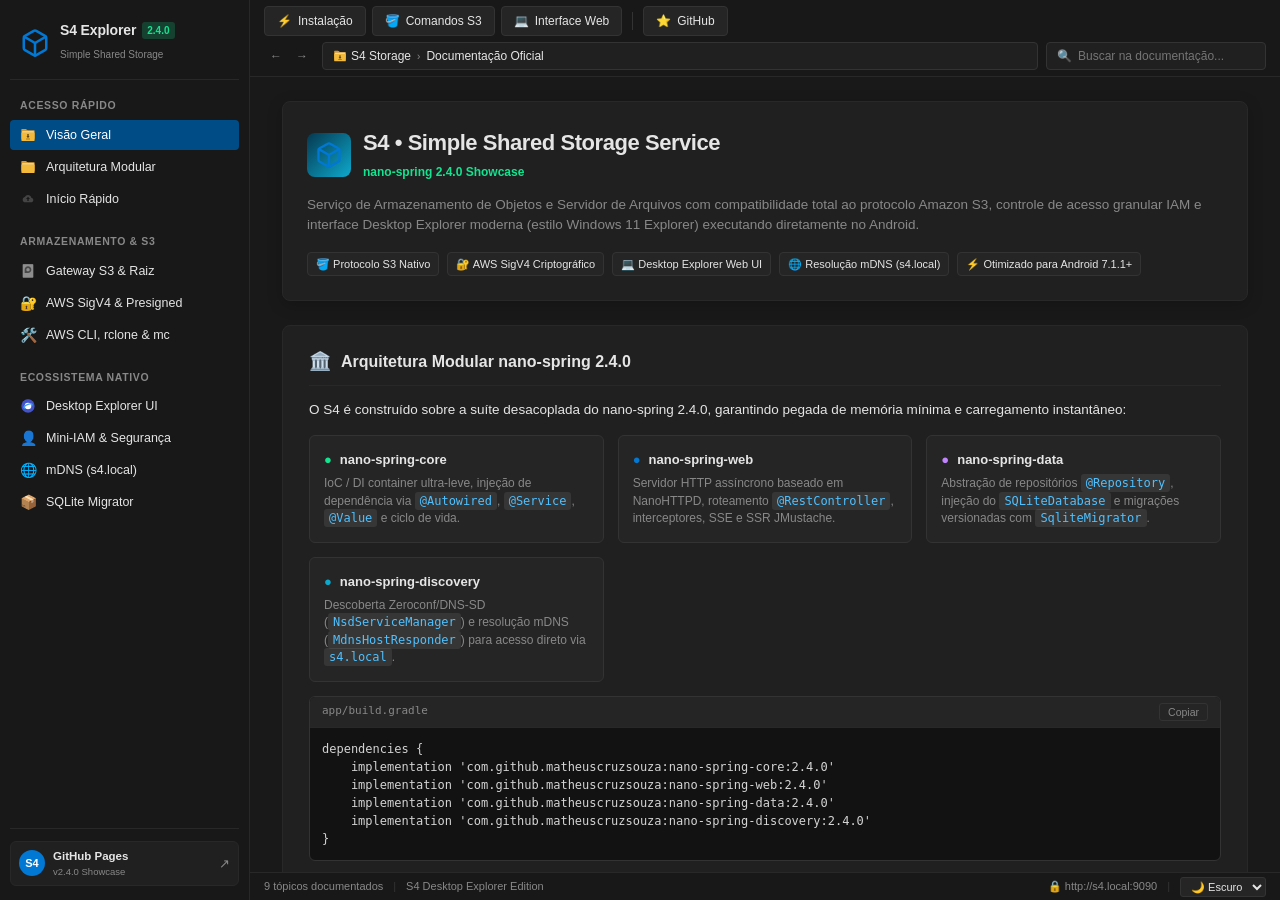
<file: docs/index.html>
<!DOCTYPE html>
<html lang="pt-BR" data-theme="dark">
<head>
    <meta charset="utf-8">
    <meta name="viewport" content="width=device-width, initial-scale=1.0">
    <title>S4 • Simple Shared Storage Service | Documentação Oficial</title>
    <link rel="icon" type="image/svg+xml" href="favicon.svg">
    <link rel="alternate icon" href="favicon.ico">

    <style>
        /* ============================================================
           S4 DESKTOP EXPLORER - THEME & LAYOUT ENGINE (WINDOWS 11 STYLE)
           ============================================================ */
        :root {
            --win-bg: #191919;
            --win-sidebar: #181818;
            --win-surface: #202020;
            --win-surface-alt: #252526;
            --win-border: #282828;
            --win-border-light: #333333;
            --win-hover: #262626;
            --win-active: #004C87;
            --win-blue: #0078D4;
            --win-blue-hover: #1084D9;
            --win-text: #E5E5E5;
            --win-text-muted: #888888;
            --win-code-bg: #121212;
            --win-accent-s3: #F77A58;
            --win-accent-spring: #13E490;
        }

        [data-theme="light"] {
            --win-bg: #F3F3F3;
            --win-sidebar: #EEEEEE;
            --win-surface: #FFFFFF;
            --win-surface-alt: #FAFAFA;
            --win-border: #E0E0E0;
            --win-border-light: #D5D5D5;
            --win-hover: #E5E5E5;
            --win-active: #CDE6F7;
            --win-blue: #0067B8;
            --win-blue-hover: #005A9E;
            --win-text: #1F1F1F;
            --win-text-muted: #666666;
            --win-code-bg: #EAEAEA;
        }

        * {
            box-sizing: border-box;
            margin: 0;
            padding: 0;
        }

        body {
            background-color: var(--win-bg);
            color: var(--win-text);
            font-family: -apple-system, BlinkMacSystemFont, "Segoe UI", Roboto, "Helvetica Neue", Arial, sans-serif;
            line-height: 1.5;
            -webkit-font-smoothing: antialiased;
            overflow: hidden;
            width: 100vw;
            height: 100vh;
        }

        /* Desktop Layout Container */
        .s4-desktop-window {
            display: flex;
            flex-direction: row;
            width: 100vw;
            height: 100vh;
            background: var(--win-bg);
            color: var(--win-text);
            overflow: hidden;
        }

        /* Sidebar Desktop Navigation */
        .s4-sidebar {
            width: 250px;
            min-width: 230px;
            background: var(--win-sidebar);
            border-right: 1px solid var(--win-border);
            display: flex;
            flex-direction: column;
            padding: 14px 10px;
            user-select: none;
            overflow-y: auto;
            flex-shrink: 0;
        }

        .s4-brand-header {
            display: flex;
            align-items: center;
            gap: 10px;
            padding: 6px 10px 14px;
            border-bottom: 1px solid var(--win-border);
            margin-bottom: 12px;
        }

        .s4-brand-icon {
            width: 30px;
            height: 30px;
            flex-shrink: 0;
        }

        .s4-brand-title {
            font-size: 14px;
            font-weight: 700;
            color: var(--win-text);
            letter-spacing: -0.01em;
        }

        .s4-brand-badge {
            font-size: 10px;
            padding: 1px 5px;
            border-radius: 3px;
            background: rgba(19, 228, 144, 0.2);
            color: var(--win-accent-spring);
            font-weight: 600;
            margin-left: 6px;
        }

        .s4-sidebar-section {
            display: flex;
            flex-direction: column;
            gap: 2px;
            margin-bottom: 14px;
        }

        .s4-section-title {
            font-size: 10.5px;
            font-weight: 700;
            color: var(--win-text-muted);
            letter-spacing: 0.06em;
            padding: 6px 10px 4px;
            text-transform: uppercase;
        }

        .s4-nav-list {
            display: flex;
            flex-direction: column;
            gap: 2px;
        }

        .s4-nav-item {
            display: flex;
            align-items: center;
            gap: 10px;
            padding: 7px 10px;
            border-radius: 4px;
            color: var(--win-text);
            text-decoration: none;
            font-size: 12.5px;
            font-weight: 400;
            transition: background 0.12s ease;
            cursor: pointer;
            border: none;
            background: transparent;
            text-align: left;
            width: 100%;
        }

        .s4-nav-item:hover {
            background: var(--win-hover);
            color: #FFFFFF;
        }

        [data-theme="light"] .s4-nav-item:hover {
            color: #000000;
        }

        .s4-nav-item.active {
            background: var(--win-active);
            color: #FFFFFF;
            font-weight: 500;
        }

        [data-theme="light"] .s4-nav-item.active {
            color: #004C87;
        }

        .s4-nav-icon {
            display: flex;
            align-items: center;
            justify-content: center;
            width: 16px;
            height: 16px;
            flex-shrink: 0;
            font-size: 14px;
        }

        .s4-nav-icon img {
            width: 100%;
            height: 100%;
            object-fit: contain;
            display: block;
        }

        .s4-sidebar-footer {
            margin-top: auto;
            padding-top: 12px;
            border-top: 1px solid var(--win-border);
        }

        .s4-user-pill {
            display: flex;
            align-items: center;
            gap: 8px;
            padding: 6px 8px;
            background: var(--win-surface);
            border-radius: 6px;
            border: 1px solid var(--win-border);
        }

        .s4-user-avatar {
            width: 26px;
            height: 26px;
            border-radius: 50%;
            background: var(--win-blue);
            color: #FFFFFF;
            font-size: 11px;
            font-weight: bold;
            display: flex;
            align-items: center;
            justify-content: center;
        }

        .s4-user-info {
            flex: 1;
            overflow: hidden;
            display: flex;
            flex-direction: column;
        }

        .s4-user-name {
            font-size: 11.5px;
            font-weight: 600;
            white-space: nowrap;
            overflow: hidden;
            text-overflow: ellipsis;
        }

        .s4-user-role {
            font-size: 9.5px;
            color: var(--win-text-muted);
        }

        /* Main Explorer Workspace */
        .s4-main-workspace {
            flex: 1;
            display: flex;
            flex-direction: column;
            height: 100vh;
            overflow: hidden;
            background: var(--win-bg);
            position: relative;
        }

        /* Windows OS Command Bar & Address Bar */
        .win-os-toolbar {
            display: flex;
            flex-direction: column;
            background: var(--win-sidebar);
            border-bottom: 1px solid var(--win-border);
            padding: 6px 14px;
            gap: 6px;
        }

        .win-command-bar {
            display: flex;
            align-items: center;
            gap: 6px;
            flex-wrap: wrap;
        }

        .win-command-btn {
            display: inline-flex;
            align-items: center;
            gap: 6px;
            background: var(--win-surface-alt);
            border: 1px solid var(--win-border-light);
            border-radius: 4px;
            padding: 5px 12px;
            font-size: 12px;
            font-weight: 500;
            color: var(--win-text);
            cursor: pointer;
            transition: all 0.12s ease;
            text-decoration: none;
        }

        .win-command-btn:hover {
            background: var(--win-hover);
            border-color: #555;
            color: #fff;
        }

        [data-theme="light"] .win-command-btn:hover {
            color: #000;
        }

        .win-command-sep {
            width: 1px;
            height: 18px;
            background: var(--win-border-light);
            margin: 0 4px;
        }

        /* Address Bar & Search */
        .win-address-bar-row {
            display: flex;
            align-items: center;
            gap: 8px;
        }

        .win-nav-arrows {
            display: flex;
            gap: 2px;
        }

        .win-nav-btn {
            background: transparent;
            border: none;
            color: var(--win-text-muted);
            padding: 4px 6px;
            border-radius: 4px;
            cursor: pointer;
            font-size: 12px;
        }

        .win-nav-btn:hover {
            background: var(--win-hover);
            color: var(--win-text);
        }

        .win-breadcrumb-bar {
            flex: 1;
            display: flex;
            align-items: center;
            gap: 6px;
            background: var(--win-surface);
            border: 1px solid var(--win-border-light);
            border-radius: 4px;
            padding: 4px 10px;
            font-size: 12px;
            color: var(--win-text);
        }

        .win-crumb-part {
            display: flex;
            align-items: center;
            gap: 4px;
            color: var(--win-text);
            font-weight: 500;
        }

        .win-crumb-sep {
            color: var(--win-text-muted);
            font-size: 10px;
        }

        .win-search-box {
            width: 220px;
            display: flex;
            align-items: center;
            background: var(--win-surface);
            border: 1px solid var(--win-border-light);
            border-radius: 4px;
            padding: 4px 10px;
            gap: 6px;
        }

        .win-search-input {
            width: 100%;
            background: transparent;
            border: none;
            color: var(--win-text);
            font-size: 12px;
            outline: none;
        }

        /* Explorer Canvas & Reading Area */
        .s4-explorer-canvas {
            flex: 1;
            overflow-y: auto;
            padding: 24px 32px 60px;
            background: var(--win-bg);
            scroll-behavior: smooth;
        }

        .doc-container {
            max-width: 980px;
            margin: 0 auto;
        }

        /* Hero Banner in Explorer */
        .explorer-banner {
            background: var(--win-surface);
            border: 1px solid var(--win-border);
            border-radius: 8px;
            padding: 24px;
            margin-bottom: 24px;
            box-shadow: 0 4px 16px rgba(0,0,0,0.2);
            position: relative;
        }

        .banner-header {
            display: flex;
            align-items: center;
            gap: 12px;
            margin-bottom: 12px;
        }

        .banner-icon {
            width: 44px;
            height: 44px;
            border-radius: 8px;
            background: linear-gradient(135deg, #053850, #0da9cd);
            display: flex;
            align-items: center;
            justify-content: center;
            flex-shrink: 0;
        }

        .banner-title {
            font-size: 22px;
            font-weight: 700;
            color: var(--win-text);
            letter-spacing: -0.02em;
        }

        .banner-desc {
            font-size: 13.5px;
            color: var(--win-text-muted);
            line-height: 1.5;
            margin-bottom: 16px;
        }

        .banner-tags {
            display: flex;
            flex-wrap: wrap;
            gap: 8px;
        }

        .win-tag {
            font-size: 11px;
            padding: 3px 8px;
            border-radius: 4px;
            background: var(--win-surface-alt);
            border: 1px solid var(--win-border-light);
            color: var(--win-text);
        }

        /* Content Sections */
        .doc-section {
            background: var(--win-surface);
            border: 1px solid var(--win-border);
            border-radius: 8px;
            padding: 22px 26px;
            margin-bottom: 20px;
        }

        .section-header {
            display: flex;
            align-items: center;
            gap: 10px;
            margin-bottom: 14px;
            border-bottom: 1px solid var(--win-border);
            padding-bottom: 10px;
        }

        .section-icon {
            font-size: 18px;
        }

        .section-title {
            font-size: 16px;
            font-weight: 700;
            color: var(--win-text);
        }

        p {
            font-size: 13.5px;
            color: var(--win-text);
            margin-bottom: 12px;
            line-height: 1.55;
        }

        h3.sub-title {
            font-size: 14px;
            font-weight: 600;
            color: var(--win-text);
            margin: 18px 0 10px;
        }

        /* Cards inside Explorer */
        .grid-2 {
            display: grid;
            grid-template-columns: repeat(auto-fit, minmax(280px, 1fr));
            gap: 14px;
            margin: 14px 0;
        }

        .grid-3 {
            display: grid;
            grid-template-columns: repeat(auto-fit, minmax(220px, 1fr));
            gap: 14px;
            margin: 14px 0;
        }

        .win-card {
            background: var(--win-surface-alt);
            border: 1px solid var(--win-border-light);
            border-radius: 6px;
            padding: 14px;
            transition: all 0.12s ease;
        }

        .win-card:hover {
            border-color: var(--win-blue);
            background: var(--win-hover);
        }

        .win-card-title {
            font-size: 13px;
            font-weight: 600;
            margin-bottom: 6px;
            color: var(--win-text);
            display: flex;
            align-items: center;
            gap: 8px;
        }

        .win-card-desc {
            font-size: 12px;
            color: var(--win-text-muted);
            line-height: 1.45;
        }

        /* Code Blocks (Windows Terminal Dark Style) */
        .code-box {
            background: var(--win-code-bg);
            border: 1px solid var(--win-border-light);
            border-radius: 6px;
            margin: 12px 0 16px;
            overflow: hidden;
            font-family: 'JetBrains Mono', Consolas, Monaco, monospace;
        }

        .code-box-header {
            background: var(--win-surface-alt);
            border-bottom: 1px solid var(--win-border);
            padding: 6px 12px;
            display: flex;
            justify-content: space-between;
            align-items: center;
            font-size: 11px;
            color: var(--win-text-muted);
        }

        .copy-btn {
            background: transparent;
            border: 1px solid var(--win-border-light);
            color: var(--win-text-muted);
            padding: 2px 8px;
            border-radius: 3px;
            font-size: 10.5px;
            cursor: pointer;
            transition: all 0.12s ease;
        }

        .copy-btn:hover {
            background: var(--win-blue);
            color: #fff;
            border-color: var(--win-blue);
        }

        pre code {
            display: block;
            padding: 12px;
            font-size: 12px;
            color: #D4D4D4;
            overflow-x: auto;
            line-height: 1.5;
        }

        code:not(pre code) {
            font-family: Consolas, Monaco, monospace;
            font-size: 12px;
            background: rgba(255, 255, 255, 0.08);
            padding: 2px 5px;
            border-radius: 3px;
            color: #4FC1FF;
        }

        /* Tables (Windows Explorer Detail View Style) */
        .table-wrapper {
            width: 100%;
            overflow-x: auto;
            border: 1px solid var(--win-border-light);
            border-radius: 6px;
            margin: 14px 0 18px;
            background: var(--win-surface-alt);
        }

        table {
            width: 100%;
            border-collapse: collapse;
            font-size: 12.5px;
            text-align: left;
        }

        th {
            background: var(--win-surface);
            padding: 8px 12px;
            font-weight: 600;
            color: var(--win-text-muted);
            border-bottom: 1px solid var(--win-border-light);
            font-size: 11px;
            text-transform: uppercase;
        }

        td {
            padding: 8px 12px;
            border-bottom: 1px solid var(--win-border);
            color: var(--win-text);
        }

        tr:last-child td {
            border-bottom: none;
        }

        tr:hover td {
            background: var(--win-hover);
        }

        /* Alerts & Callouts */
        .win-alert {
            display: flex;
            gap: 10px;
            padding: 12px 14px;
            background: var(--win-surface-alt);
            border-left: 3px solid var(--win-blue);
            border-radius: 0 6px 6px 0;
            margin: 14px 0;
            font-size: 12.5px;
        }

        .win-alert-s3 {
            border-left-color: var(--win-accent-s3);
        }

        .win-alert-spring {
            border-left-color: var(--win-accent-spring);
        }

        /* Bottom Taskbar / Status Bar */
        .s4-statusbar {
            height: 28px;
            min-height: 28px;
            background: var(--win-sidebar);
            border-top: 1px solid var(--win-border);
            display: flex;
            align-items: center;
            justify-content: space-between;
            padding: 0 14px;
            font-size: 11px;
            color: var(--win-text-muted);
            user-select: none;
        }

        .s4-status-left, .s4-status-right {
            display: flex;
            align-items: center;
            gap: 10px;
        }

        .s4-status-sep {
            color: var(--win-border-light);
        }

        .s4-theme-select {
            background: var(--win-surface-alt);
            border: 1px solid var(--win-border-light);
            color: var(--win-text);
            font-size: 11px;
            padding: 2px 6px;
            border-radius: 3px;
            cursor: pointer;
            outline: none;
        }

        /* Mobile Adjustments */
        @media (max-width: 768px) {
            .s4-sidebar {
                display: none;
                position: fixed;
                left: 0;
                top: 0;
                bottom: 0;
                z-index: 1000;
                width: 260px;
                box-shadow: 2px 0 16px rgba(0,0,0,0.5);
            }
            .s4-sidebar.open {
                display: flex;
            }
            .s4-explorer-canvas {
                padding: 14px;
            }
            .win-search-box {
                display: none;
            }
            .mobile-menu-toggle {
                display: inline-block !important;
            }
        }

        .mobile-menu-toggle {
            display: none;
        }
    </style>
</head>
<body>

    <div class="s4-desktop-window">
        <!-- 1. LEFT EXPLORER SIDEBAR -->
        <aside class="s4-sidebar" id="sidebar">
            <div class="s4-brand-header">
                <div class="s4-brand-icon">
                    <img src="favicon.svg" alt="S4 Logo" style="width: 100%; height: 100%;" />
                </div>
                <div>
                    <div style="display: flex; align-items: center;">
                        <span class="s4-brand-title">S4 Explorer</span>
                        <span class="s4-brand-badge">2.4.0</span>
                    </div>
                    <span style="font-size: 10px; color: var(--win-text-muted);">Simple Shared Storage</span>
                </div>
            </div>

            <!-- SEÇÃO: ACESSO RÁPIDO -->
            <div class="s4-sidebar-section">
                <span class="s4-section-title">ACESSO RÁPIDO</span>
                <nav class="s4-nav-list">
                    <button class="s4-nav-item active" onclick="scrollToSection('sec-overview')">
                        <span class="s4-nav-icon"><img src="icons/papirus/folder-root.svg" alt="Root"></span>
                        <span>Visão Geral</span>
                    </button>
                    <button class="s4-nav-item" onclick="scrollToSection('sec-architecture')">
                        <span class="s4-nav-icon"><img src="icons/papirus/folder.svg" alt="Folder"></span>
                        <span>Arquitetura Modular</span>
                    </button>
                    <button class="s4-nav-item" onclick="scrollToSection('sec-quickstart')">
                        <span class="s4-nav-icon"><img src="icons/papirus/upload.svg" alt="Quickstart"></span>
                        <span>Início Rápido</span>
                    </button>
                </nav>
            </div>

            <!-- SEÇÃO: PROTOCOLO & STORAGE -->
            <div class="s4-sidebar-section">
                <span class="s4-section-title">ARMAZENAMENTO & S3</span>
                <nav class="s4-nav-list">
                    <button class="s4-nav-item" onclick="scrollToSection('sec-s3-gateway')">
                        <span class="s4-nav-icon"><img src="icons/papirus/s3.svg" alt="S3"></span>
                        <span>Gateway S3 & Raiz</span>
                    </button>
                    <button class="s4-nav-item" onclick="scrollToSection('sec-sigv4')">
                        <span class="s4-nav-icon">🔐</span>
                        <span>AWS SigV4 & Presigned</span>
                    </button>
                    <button class="s4-nav-item" onclick="scrollToSection('sec-s3-tools')">
                        <span class="s4-nav-icon">🛠️</span>
                        <span>AWS CLI, rclone & mc</span>
                    </button>
                </nav>
            </div>

            <!-- SEÇÃO: SERVIÇOS DO ECOSSISTEMA -->
            <div class="s4-sidebar-section">
                <span class="s4-section-title">ECOSSISTEMA NATIVO</span>
                <nav class="s4-nav-list">
                    <button class="s4-nav-item" onclick="scrollToSection('sec-desktop-ui')">
                        <span class="s4-nav-icon"><img src="icons/papirus/web.svg" alt="Web"></span>
                        <span>Desktop Explorer UI</span>
                    </button>
                    <button class="s4-nav-item" onclick="scrollToSection('sec-iam')">
                        <span class="s4-nav-icon">👤</span>
                        <span>Mini-IAM & Segurança</span>
                    </button>
                    <button class="s4-nav-item" onclick="scrollToSection('sec-mdns')">
                        <span class="s4-nav-icon">🌐</span>
                        <span>mDNS (s4.local)</span>
                    </button>
                    <button class="s4-nav-item" onclick="scrollToSection('sec-sqlite')">
                        <span class="s4-nav-icon">📦</span>
                        <span>SQLite Migrator</span>
                    </button>
                </nav>
            </div>

            <!-- FOOTER COM CONTA GESTOR -->
            <div class="s4-sidebar-footer">
                <div class="s4-user-pill">
                    <div class="s4-user-avatar">S4</div>
                    <div class="s4-user-info">
                        <span class="s4-user-name">GitHub Pages</span>
                        <span class="s4-user-role">v2.4.0 Showcase</span>
                    </div>
                    <a href="https://github.com/matheuscruzsouza/s4" target="_blank" rel="noopener" style="color: var(--win-text-muted); font-size: 13px; text-decoration: none;" title="Ver repositório">↗</a>
                </div>
            </div>
        </aside>

        <!-- 2. MAIN WORKSPACE -->
        <main class="s4-main-workspace">
            <!-- TOOLBAR COMMAND BAR & ADDRESS BAR -->
            <header class="win-os-toolbar">
                <div class="win-command-bar">
                    <button class="mobile-menu-toggle win-command-btn" onclick="toggleSidebar()">
                        <span>☰ Pastas</span>
                    </button>
                    <a href="#sec-quickstart" class="win-command-btn" onclick="scrollToSection('sec-quickstart')">
                        <span class="win-cmd-icon">⚡</span>
                        <span class="win-cmd-label">Instalação</span>
                    </a>
                    <a href="#sec-s3-tools" class="win-command-btn" onclick="scrollToSection('sec-s3-tools')">
                        <span class="win-cmd-icon">🪣</span>
                        <span class="win-cmd-label">Comandos S3</span>
                    </a>
                    <a href="#sec-desktop-ui" class="win-command-btn" onclick="scrollToSection('sec-desktop-ui')">
                        <span class="win-cmd-icon">💻</span>
                        <span class="win-cmd-label">Interface Web</span>
                    </a>
                    <div class="win-command-sep"></div>
                    <a href="https://github.com/matheuscruzsouza/s4" target="_blank" rel="noopener" class="win-command-btn">
                        <span class="win-cmd-icon">⭐</span>
                        <span class="win-cmd-label">GitHub</span>
                    </a>
                </div>

                <!-- ADDRESS BAR -->
                <div class="win-address-bar-row">
                    <div class="win-nav-arrows">
                        <button class="win-nav-btn" onclick="window.history.back()" title="Voltar">←</button>
                        <button class="win-nav-btn" onclick="window.history.forward()" title="Avançar">→</button>
                    </div>
                    <div class="win-breadcrumb-bar">
                        <span class="win-crumb-part">
                            <img src="icons/papirus/folder-root.svg" width="14" height="14" alt="Home">
                            <span>S4 Storage</span>
                        </span>
                        <span class="win-crumb-sep">›</span>
                        <span class="win-crumb-part" id="breadcrumbCurrent">Documentação Oficial</span>
                    </div>
                    <div class="win-search-box">
                        <span style="font-size: 12px; color: var(--win-text-muted);">🔍</span>
                        <input type="text" id="searchInput" class="win-search-input" placeholder="Buscar na documentação...">
                    </div>
                </div>
            </header>

            <!-- CANVAS AREA DE LEITURA -->
            <div class="s4-explorer-canvas">
                <div class="doc-container">

                    <!-- HERO BANNER -->
                    <div class="explorer-banner" id="sec-overview">
                        <div class="banner-header">
                            <div class="banner-icon">
                                <img src="favicon.svg" alt="Logo" width="28" height="28">
                            </div>
                            <div>
                                <h1 class="banner-title">S4 • Simple Shared Storage Service</h1>
                                <span style="font-size: 12px; color: var(--win-accent-spring); font-weight: 600;">nano-spring 2.4.0 Showcase</span>
                            </div>
                        </div>
                        <p class="banner-desc">
                            Serviço de Armazenamento de Objetos e Servidor de Arquivos com compatibilidade total ao protocolo Amazon S3, controle de acesso granular IAM e interface Desktop Explorer moderna (estilo Windows 11 Explorer) executando diretamente no Android.
                        </p>
                        <div class="banner-tags">
                            <span class="win-tag">🪣 Protocolo S3 Nativo</span>
                            <span class="win-tag">🔐 AWS SigV4 Criptográfico</span>
                            <span class="win-tag">💻 Desktop Explorer Web UI</span>
                            <span class="win-tag">🌐 Resolução mDNS (s4.local)</span>
                            <span class="win-tag">⚡ Otimizado para Android 7.1.1+</span>
                        </div>
                    </div>

                    <!-- SEÇÃO: ARQUITETURA MODULAR -->
                    <div class="doc-section" id="sec-architecture">
                        <div class="section-header">
                            <span class="section-icon">🏛️</span>
                            <h2 class="section-title">Arquitetura Modular nano-spring 2.4.0</h2>
                        </div>
                        <p>O S4 é construído sobre a suíte desacoplada do nano-spring 2.4.0, garantindo pegada de memória mínima e carregamento instantâneo:</p>
                        
                        <div class="grid-2">
                            <div class="win-card">
                                <div class="win-card-title"><span style="color: var(--win-accent-spring);">●</span> nano-spring-core</div>
                                <div class="win-card-desc">IoC / DI container ultra-leve, injeção de dependência via <code>@Autowired</code>, <code>@Service</code>, <code>@Value</code> e ciclo de vida.</div>
                            </div>
                            <div class="win-card">
                                <div class="win-card-title"><span style="color: var(--win-blue);">●</span> nano-spring-web</div>
                                <div class="win-card-desc">Servidor HTTP assíncrono baseado em NanoHTTPD, roteamento <code>@RestController</code>, interceptores, SSE e SSR JMustache.</div>
                            </div>
                            <div class="win-card">
                                <div class="win-card-title"><span style="color: #c084fc;">●</span> nano-spring-data</div>
                                <div class="win-card-desc">Abstração de repositórios <code>@Repository</code>, injeção do <code>SQLiteDatabase</code> e migrações versionadas com <code>SqliteMigrator</code>.</div>
                            </div>
                            <div class="win-card">
                                <div class="win-card-title"><span style="color: #0da9cd;">●</span> nano-spring-discovery</div>
                                <div class="win-card-desc">Descoberta Zeroconf/DNS-SD (<code>NsdServiceManager</code>) e resolução mDNS (<code>MdnsHostResponder</code>) para acesso direto via <code>s4.local</code>.</div>
                            </div>
                        </div>

                        <div class="code-box">
                            <div class="code-box-header">
                                <span>app/build.gradle</span>
                                <button class="copy-btn" onclick="copyCode(this)">Copiar</button>
                            </div>
                            <pre><code>dependencies {
    implementation 'com.github.matheuscruzsouza:nano-spring-core:2.4.0'
    implementation 'com.github.matheuscruzsouza:nano-spring-web:2.4.0'
    implementation 'com.github.matheuscruzsouza:nano-spring-data:2.4.0'
    implementation 'com.github.matheuscruzsouza:nano-spring-discovery:2.4.0'
}</code></pre>
                        </div>
                    </div>

                    <!-- SEÇÃO: INÍCIO RÁPIDO -->
                    <div class="doc-section" id="sec-quickstart">
                        <div class="section-header">
                            <span class="section-icon">⚡</span>
                            <h2 class="section-title">Início Rápido & Instalação</h2>
                        </div>
                        <p>Clone o repositório e compile o APK diretamente para o seu aparelho Android via depuração USB:</p>

                        <div class="code-box">
                            <div class="code-box-header">
                                <span>Terminal (Linux/macOS)</span>
                                <button class="copy-btn" onclick="copyCode(this)">Copiar</button>
                            </div>
                            <pre><code>git clone https://github.com/matheuscruzsouza/s4.git
cd s4
./gradlew installDebug</code></pre>
                        </div>

                        <h3 class="sub-title">Catálogo de Serviços Disponíveis</h3>
                        <div class="table-wrapper">
                            <table>
                                <thead>
                                    <tr>
                                        <th>Interface / Serviço</th>
                                        <th>Endereço Local</th>
                                        <th>Finalidade</th>
                                    </tr>
                                </thead>
                                <tbody>
                                    <tr>
                                        <td><strong>S4 Desktop Explorer</strong></td>
                                        <td><code>http://s4.local:9090/</code></td>
                                        <td>Interface Web estilo Windows 11 Explorer para gestão de arquivos e pastas</td>
                                    </tr>
                                    <tr>
                                        <td><strong>OpenAPI / Swagger UI</strong></td>
                                        <td><code>http://s4.local:9090/swagger-ui.html</code></td>
                                        <td>Catálogo interativo de APIs e documentação de rotas</td>
                                    </tr>
                                    <tr>
                                        <td><strong>Gateway S3 (AWS Compatible)</strong></td>
                                        <td><code>http://s4.local:9090/</code> ou <code>:9090/s3</code></td>
                                        <td>Endpoints nativos para AWS CLI, MinIO Client e SDKs S3</td>
                                    </tr>
                                    <tr>
                                        <td><strong>Telemetria & Health</strong></td>
                                        <td><code>http://s4.local:9090/health</code></td>
                                        <td>Status de bateria, memória livre e uptime do Android</td>
                                    </tr>
                                </tbody>
                            </table>
                        </div>
                    </div>

                    <!-- SEÇÃO: GATEWAY S3 -->
                    <div class="doc-section" id="sec-s3-gateway">
                        <div class="section-header">
                            <span class="section-icon">🪣</span>
                            <h2 class="section-title">Gateway S3 & Operações na Raiz</h2>
                        </div>
                        <p>O S4 atua como um storage de objetos S3 autêntico, aceitando requisições no padrão <code>/{bucket}/{key}</code> diretamente na raiz e com retrocompatibilidade pelo prefixo <code>/s3/</code>.</p>

                        <div class="win-alert win-alert-s3">
                            <span>💡</span>
                            <span><strong>Zero Dependência Proprietária:</strong> Ferramentas como o AWS CLI e Rclone apontam diretamente para o endpoint raiz sem qualquer shim ou adaptador intermediário.</span>
                        </div>

                        <div class="table-wrapper">
                            <table>
                                <thead>
                                    <tr>
                                        <th>Ação S3</th>
                                        <th>Verbo</th>
                                        <th>Rota</th>
                                        <th>Descrição</th>
                                    </tr>
                                </thead>
                                <tbody>
                                    <tr>
                                        <td><code>ListBuckets</code></td>
                                        <td><span style="color: var(--win-blue); font-weight: bold;">GET</span></td>
                                        <td><code>/</code> ou <code>/s3</code></td>
                                        <td>Retorna XML formatado dos buckets existentes</td>
                                    </tr>
                                    <tr>
                                        <td><code>CreateBucket</code></td>
                                        <td><span style="color: var(--win-accent-spring); font-weight: bold;">PUT</span></td>
                                        <td><code>/{bucket}</code></td>
                                        <td>Criação do bucket no armazenamento físico do dispositivo</td>
                                    </tr>
                                    <tr>
                                        <td><code>HeadBucket</code></td>
                                        <td><span style="color: #c084fc; font-weight: bold;">HEAD</span></td>
                                        <td><code>/{bucket}</code></td>
                                        <td>Verifica existência e permissões do bucket (HTTP 200)</td>
                                    </tr>
                                    <tr>
                                        <td><code>ListObjectsV2</code></td>
                                        <td><span style="color: var(--win-blue); font-weight: bold;">GET</span></td>
                                        <td><code>/{bucket}?list-type=2</code></td>
                                        <td>Listagem de objetos com suporte a cursor e prefixo</td>
                                    </tr>
                                    <tr>
                                        <td><code>PutObject</code></td>
                                        <td><span style="color: var(--win-accent-spring); font-weight: bold;">PUT</span></td>
                                        <td><code>/{bucket}/{key}</code></td>
                                        <td>Upload de objeto com streaming direto para arquivo em disco</td>
                                    </tr>
                                    <tr>
                                        <td><code>GetObject</code></td>
                                        <td><span style="color: var(--win-blue); font-weight: bold;">GET</span></td>
                                        <td><code>/{bucket}/{key}</code></td>
                                        <td>Download com suporte a <strong>Range Requests (HTTP 206)</strong></td>
                                    </tr>
                                    <tr>
                                        <td><code>HeadObject</code></td>
                                        <td><span style="color: #c084fc; font-weight: bold;">HEAD</span></td>
                                        <td><code>/{bucket}/{key}</code></td>
                                        <td>Metadados, Content-Length, ETag e MIME-type</td>
                                    </tr>
                                    <tr>
                                        <td><code>DeleteObject</code></td>
                                        <td><span style="color: #f87171; font-weight: bold;">DELETE</span></td>
                                        <td><code>/{bucket}/{key}</code></td>
                                        <td>Remove o objeto do bucket com resposta HTTP 204</td>
                                    </tr>
                                    <tr>
                                        <td><code>DeleteObjects</code></td>
                                        <td><span style="color: var(--win-accent-spring); font-weight: bold;">POST</span></td>
                                        <td><code>/{bucket}?delete</code></td>
                                        <td>Exclusão em lote com parsing de XML e resposta estruturada</td>
                                    </tr>
                                </tbody>
                            </table>
                        </div>
                    </div>

                    <!-- SEÇÃO: AWS SIGV4 -->
                    <div class="doc-section" id="sec-sigv4">
                        <div class="section-header">
                            <span class="section-icon">🔐</span>
                            <h2 class="section-title">AWS Signature Version 4 & Presigned URLs</h2>
                        </div>
                        <p>O S4 implementa internamente o algoritmo criptográfico oficial da AWS para verificação de assinaturas SigV4:</p>
                        
                        <div class="grid-2">
                            <div class="win-card">
                                <div class="win-card-title">🔑 Cabeçalho HTTP Authorization</div>
                                <div class="win-card-desc">Validação no padrão <code>AWS4-HMAC-SHA256 Credential=AKIA.../20261101/us-east-1/s3/aws4_request, SignedHeaders=..., Signature=...</code>.</div>
                            </div>
                            <div class="win-card">
                                <div class="win-card-title">🔗 Presigned URLs</div>
                                <div class="win-card-desc">Autenticação via parâmetros de query string (<code>X-Amz-Signature</code>, <code>X-Amz-Credential</code>, <code>X-Amz-Expires</code>).</div>
                            </div>
                        </div>
                    </div>

                    <!-- SEÇÃO: FERRAMENTAS S3 -->
                    <div class="doc-section" id="sec-s3-tools">
                        <div class="section-header">
                            <span class="section-icon">🛠️</span>
                            <h2 class="section-title">Guia Prático: AWS CLI, rclone & MinIO mc</h2>
                        </div>
                        <p>Instruções exatas para operar seu servidor S4 usando ferramentas de linha de comando:</p>

                        <h3 class="sub-title">1. Configuração do AWS CLI</h3>
                        <div class="code-box">
                            <div class="code-box-header">
                                <span>Configuração de Perfil</span>
                                <button class="copy-btn" onclick="copyCode(this)">Copiar</button>
                            </div>
                            <pre><code># Configurar perfil s4
aws configure --profile s4
# AWS Access Key ID: admin
# AWS Secret Access Key: (sua secret key)
# Default region: us-east-1
# Default output format: json

export ENDPOINT="http://s4.local:9090"</code></pre>
                        </div>

                        <h3 class="sub-title">2. Comandos Diários com AWS CLI</h3>
                        <div class="code-box">
                            <div class="code-box-header">
                                <span>Comandos de Exemplo</span>
                                <button class="copy-btn" onclick="copyCode(this)">Copiar</button>
                            </div>
                            <pre><code># Criar um bucket
aws --profile s4 --endpoint-url "$ENDPOINT" s3 mb s3://fotos

# Enviar arquivo
aws --profile s4 --endpoint-url "$ENDPOINT" s3 cp foto.jpg s3://fotos/foto.jpg

# Listar objetos
aws --profile s4 --endpoint-url "$ENDPOINT" s3 ls s3://fotos/

# Baixar arquivo
aws --profile s4 --endpoint-url "$ENDPOINT" s3 cp s3://fotos/foto.jpg ./foto_download.jpg

# Excluir objeto
aws --profile s4 --endpoint-url "$ENDPOINT" s3 rm s3://fotos/foto.jpg</code></pre>
                        </div>

                        <h3 class="sub-title">3. Sincronização Automática com Rclone</h3>
                        <p>No arquivo <code>~/.config/rclone/rclone.conf</code>:</p>
                        <div class="code-box">
                            <div class="code-box-header">
                                <span>~/.config/rclone/rclone.conf</span>
                                <button class="copy-btn" onclick="copyCode(this)">Copiar</button>
                            </div>
                            <pre><code>[s4]
type = s3
provider = Other
env_auth = false
access_key_id = admin
secret_access_key = sua-secret-key
endpoint = http://s4.local:9090
region = us-east-1
acl = private</code></pre>
                        </div>
                    </div>

                    <!-- SEÇÃO: DESKTOP EXPLORER UI -->
                    <div class="doc-section" id="sec-desktop-ui">
                        <div class="section-header">
                            <span class="section-icon">💻</span>
                            <h2 class="section-title">S4 Desktop Explorer Web UI</h2>
                        </div>
                        <p>Interface web desktop inspirada no Windows 11 Explorer e Copyparty, construída sobre Tailwind CSS, HTMX e Server-Sent Events (SSE):</p>
                        
                        <div class="grid-2">
                            <div class="win-card">
                                <div class="win-card-title">📁 Navegação em Árvore & Breadcrumb</div>
                                <div class="win-card-desc">Barra lateral com buckets e pastas com recuo proporcional, navegação por clique único e histórico de navegação.</div>
                            </div>
                            <div class="win-card">
                                <div class="win-card-title">🎬 Player de Mídia & Visualizador Integrado</div>
                                <div class="win-card-desc">Suporte a reprodução de vídeo/áudio com HTTP Range, visualização de documentos PDF e exibição syntax highlighting de códigos-fonte.</div>
                            </div>
                        </div>
                    </div>

                    <!-- SEÇÃO: MINI-IAM -->
                    <div class="doc-section" id="sec-iam">
                        <div class="section-header">
                            <span class="section-icon">👤</span>
                            <h2 class="section-title">Mini-IAM & Segurança Nativa</h2>
                        </div>
                        <p>Controle de acesso granular baseado em credenciais armazenadas no SQLite interno do Android:</p>

                        <div class="table-wrapper">
                            <table>
                                <thead>
                                    <tr>
                                        <th>Política</th>
                                        <th>Permissões</th>
                                        <th>Cenários de Aplicação</th>
                                    </tr>
                                </thead>
                                <tbody>
                                    <tr>
                                        <td><code>Admin</code></td>
                                        <td>Acesso total a leitura, gravação, exclusão, buckets e gestão de usuários IAM</td>
                                        <td>Administrador e proprietário do dispositivo</td>
                                    </tr>
                                    <tr>
                                        <td><code>ReadOnly</code></td>
                                        <td>Apenas listagem e download de objetos (<code>GetObject</code>, <code>ListObjects</code>)</td>
                                        <td>Compartilhamento público de biblioteca de mídia</td>
                                    </tr>
                                    <tr>
                                        <td><code>WriteOnly</code></td>
                                        <td>Apenas upload de novos objetos (<code>PutObject</code>) sem leitura ou exclusão</td>
                                        <td>Câmeras de segurança, logs de IoT e backups automáticos</td>
                                    </tr>
                                </tbody>
                            </table>
                        </div>
                    </div>

                    <!-- SEÇÃO: MDNS -->
                    <div class="doc-section" id="sec-mdns">
                        <div class="section-header">
                            <span class="section-icon">🌐</span>
                            <h2 class="section-title">Resolução de Host mDNS (s4.local)</h2>
                        </div>
                        <p>Graças ao módulo <code>nano-spring-discovery</code> e ao <code>MdnsHostResponder</code>, o S4 responde ativamente a consultas Multicast DNS (registro tipo <strong>A</strong> na porta UDP 5353):</p>

                        <div class="code-box">
                            <div class="code-box-header">
                                <span>app/src/main/assets/application.properties</span>
                                <button class="copy-btn" onclick="copyCode(this)">Copiar</button>
                            </div>
                            <pre><code>nano.nsd.enabled=true
nano.nsd.name=s4
nano.nsd.type=_http._tcp.
nano.nsd.host-resolution=true</code></pre>
                        </div>

                        <div class="win-alert win-alert-spring">
                            <span>✨</span>
                            <span><strong>Zero Configuração de DNS:</strong> Digite <code>http://s4.local:9090/</code> no Google Chrome, Edge ou Safari para abrir o Explorer a partir de qualquer computador na rede local.</span>
                        </div>
                    </div>

                    <!-- SEÇÃO: SQLITE MIGRATOR -->
                    <div class="doc-section" id="sec-sqlite">
                        <div class="section-header">
                            <span class="section-icon">📦</span>
                            <h2 class="section-title">SQLite Migrator Integrado</h2>
                        </div>
                        <p>Evolução controlada de tabelas no banco de dados SQLite interno estilo Flyway (<code>assets/db/migration/</code>):</p>

                        <div class="table-wrapper">
                            <table>
                                <thead>
                                    <tr>
                                        <th>Versão</th>
                                        <th>Arquivo SQL</th>
                                        <th>Finalidade</th>
                                    </tr>
                                </thead>
                                <tbody>
                                    <tr>
                                        <td><code>V1</code></td>
                                        <td><code>V1__init_server_events.sql</code></td>
                                        <td>Tabela de auditoria e telemetria de eventos do servidor</td>
                                    </tr>
                                    <tr>
                                        <td><code>V2</code></td>
                                        <td><code>V2__init_iam.sql</code></td>
                                        <td>Estruturação de credenciais IAM, tokens de registro e políticas</td>
                                    </tr>
                                    <tr>
                                        <td><code>V3</code></td>
                                        <td><code>V3__migrate_legacy_users.sql</code></td>
                                        <td>Migração dos usuários legados para o modelo de credenciais IAM</td>
                                    </tr>
                                </tbody>
                            </table>
                        </div>
                    </div>

                </div>
            </div>

            <!-- 3. BOTTOM TASKBAR / STATUS BAR -->
            <footer class="s4-statusbar">
                <div class="s4-status-left">
                    <span id="statusItemCount">9 tópicos documentados</span>
                    <span class="s4-status-sep">|</span>
                    <span id="statusSelection">S4 Desktop Explorer Edition</span>
                </div>
                <div class="s4-status-right">
                    <span>🔒 http://s4.local:9090</span>
                    <span class="s4-status-sep">|</span>
                    <div class="theme-selector-wrapper">
                        <select id="themeSelector" class="s4-theme-select" onchange="setTheme(this.value)" title="Tema">
                            <option value="dark">🌙 Escuro</option>
                            <option value="light">☀️ Claro</option>
                        </select>
                    </div>
                </div>
            </footer>
        </main>
    </div>

    <script>
        // Smooth scrolling to sections
        function scrollToSection(id) {
            const el = document.getElementById(id);
            if (!el) return;
            el.scrollIntoView({ behavior: 'smooth', block: 'start' });

            // Update breadcrumb
            const titleEl = el.querySelector('.section-title') || el.querySelector('.banner-title');
            if (titleEl) {
                document.getElementById('breadcrumbCurrent').textContent = titleEl.textContent;
            }

            // Update active nav button
            document.querySelectorAll('.s4-nav-item').forEach(btn => {
                btn.classList.remove('active');
            });
            event?.currentTarget?.classList?.add('active');

            // Close mobile sidebar if open
            const sidebar = document.getElementById('sidebar');
            if (sidebar && window.innerWidth <= 768) {
                sidebar.classList.remove('open');
            }
        }

        // Toggle mobile sidebar
        function toggleSidebar() {
            const sidebar = document.getElementById('sidebar');
            if (sidebar) sidebar.classList.toggle('open');
        }

        // Theme management
        function setTheme(theme) {
            document.documentElement.setAttribute('data-theme', theme);
            localStorage.setItem('s4_docs_theme', theme);
            document.getElementById('themeSelector').value = theme;
        }

        const savedTheme = localStorage.getItem('s4_docs_theme') || 'dark';
        setTheme(savedTheme);

        // Copy code helper
        function copyCode(btn) {
            const pre = btn.closest('.code-box').querySelector('pre code');
            if (!pre) return;
            navigator.clipboard.writeText(pre.innerText).then(() => {
                const old = btn.innerText;
                btn.innerText = 'Copiado!';
                btn.style.background = '#13E490';
                btn.style.color = '#000';
                setTimeout(() => {
                    btn.innerText = old;
                    btn.style.background = '';
                    btn.style.color = '';
                }, 2000);
            });
        }

        // Search filter
        const searchInput = document.getElementById('searchInput');
        if (searchInput) {
            searchInput.addEventListener('input', (e) => {
                const query = e.target.value.toLowerCase().trim();
                const sections = document.querySelectorAll('.doc-section, .explorer-banner');
                sections.forEach(sec => {
                    const text = sec.innerText.toLowerCase();
                    sec.style.display = text.includes(query) ? 'block' : 'none';
                });
            });
        }
    </script>
</body>
</html>
</file>
